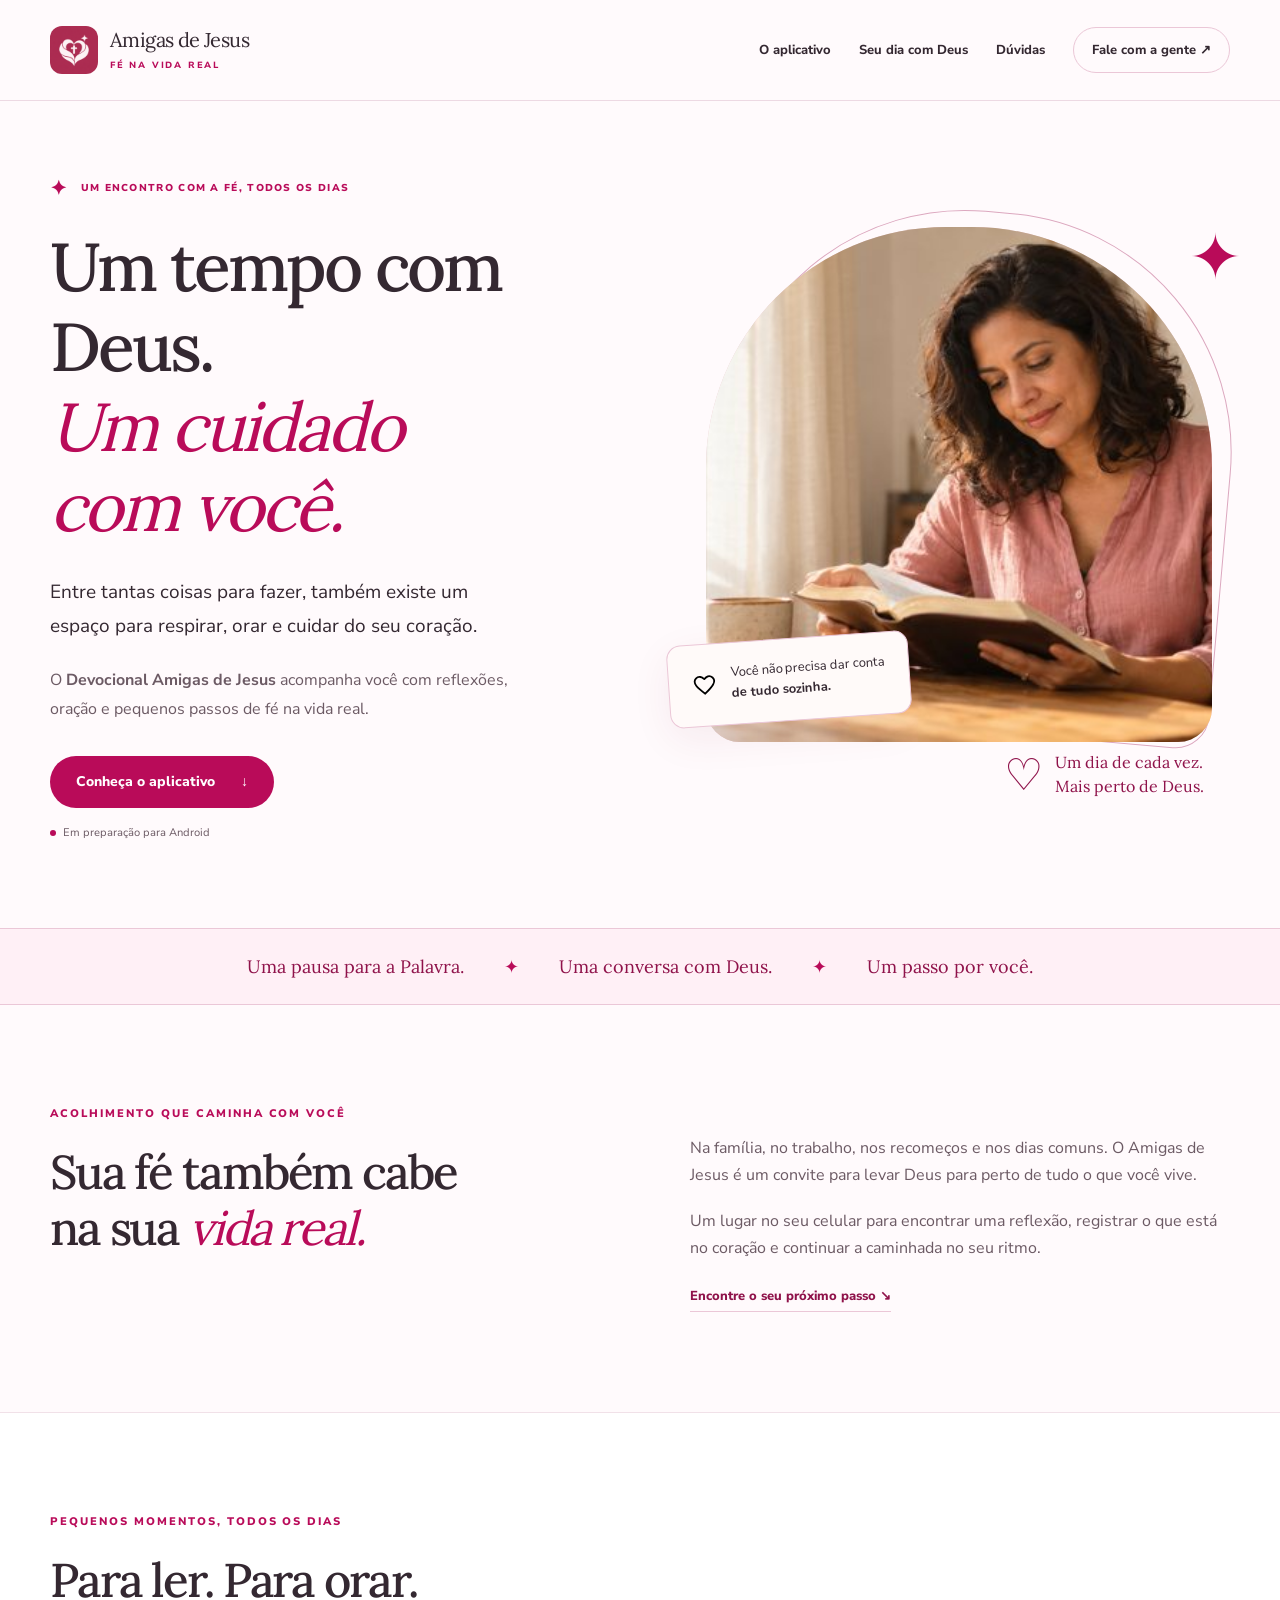
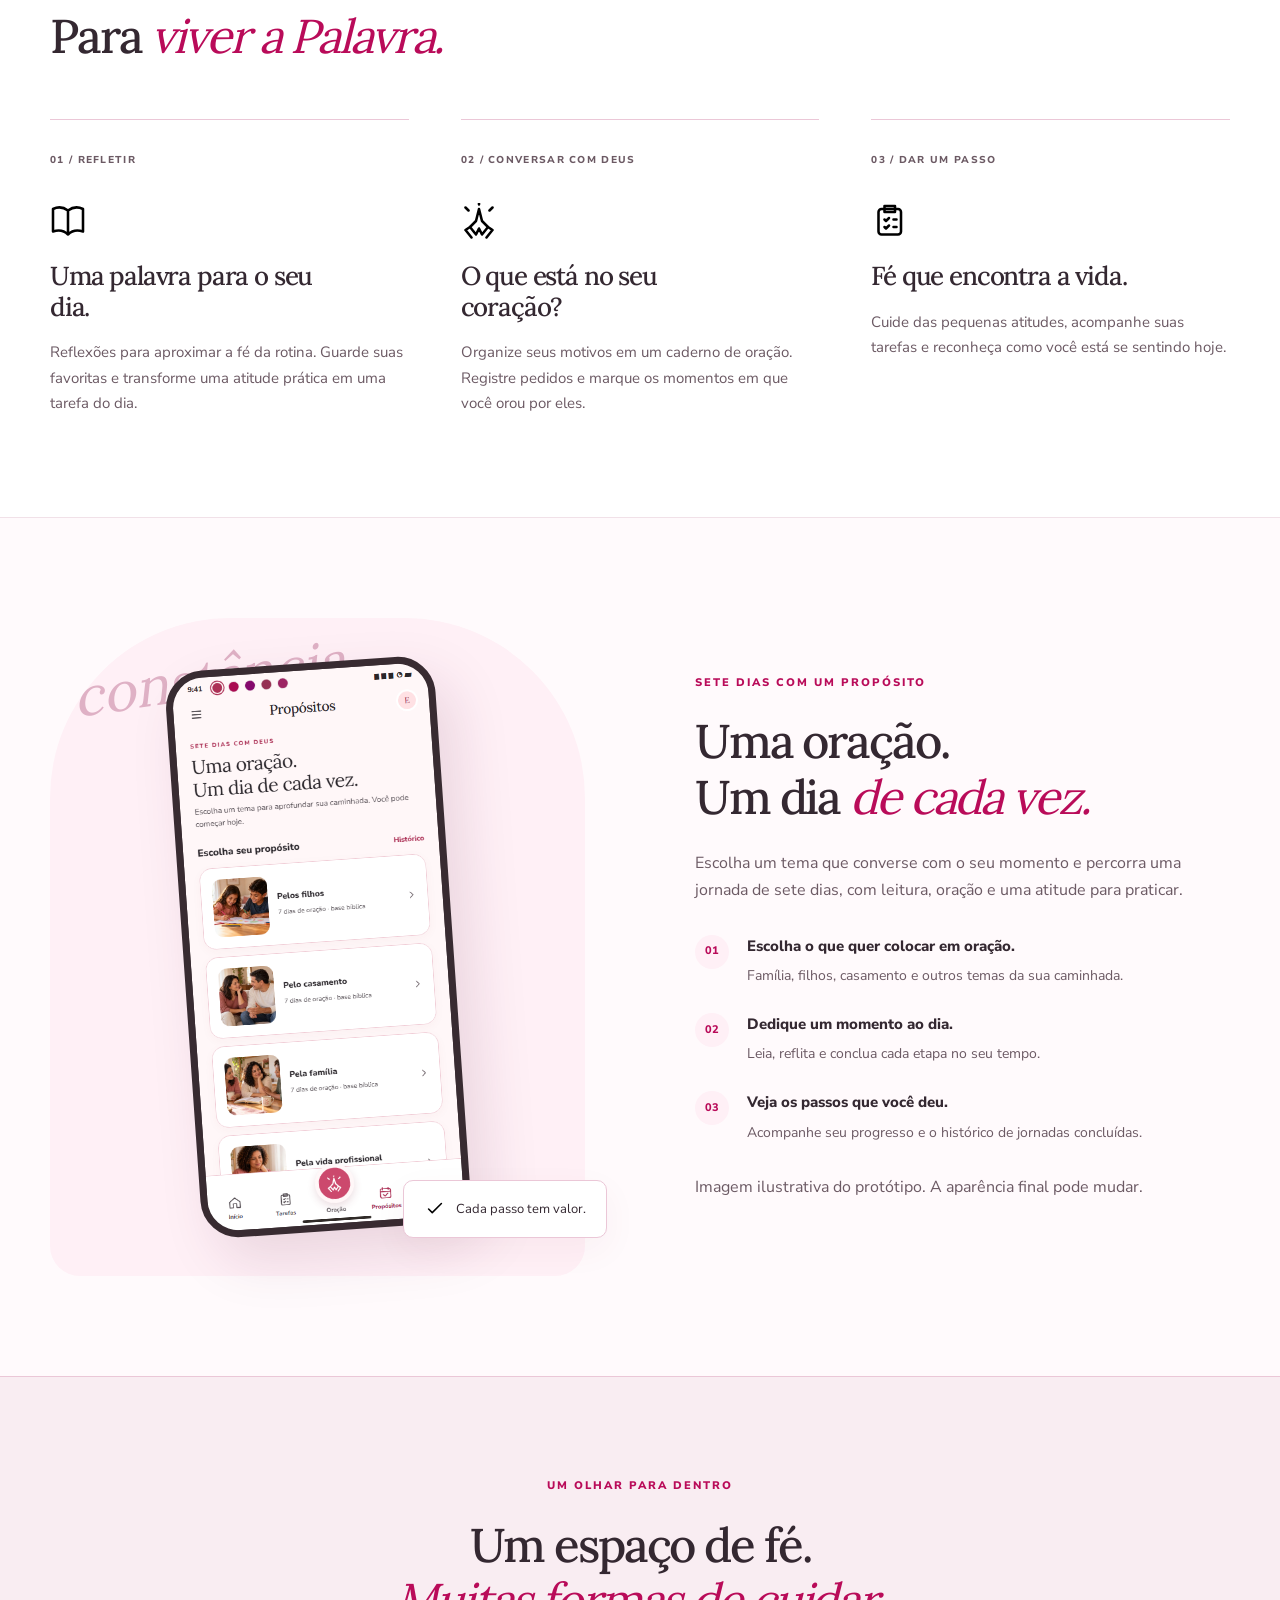
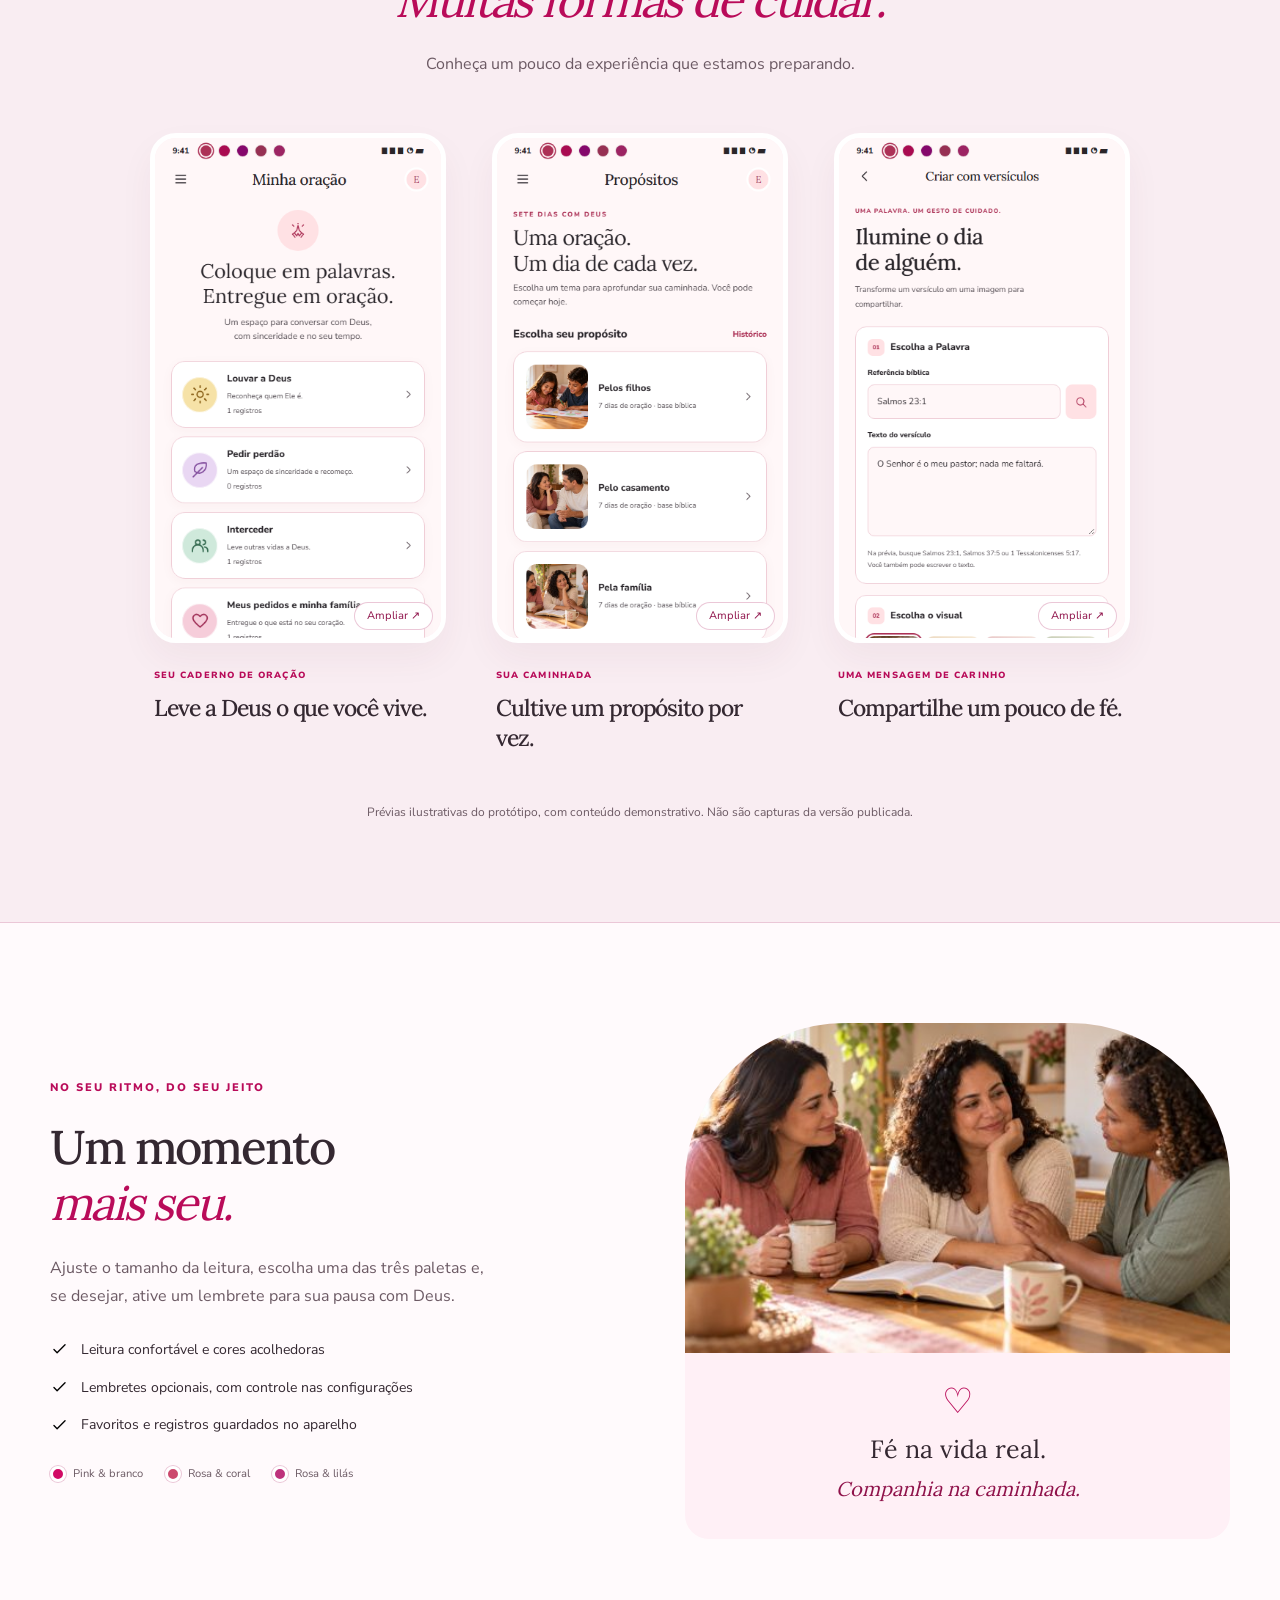
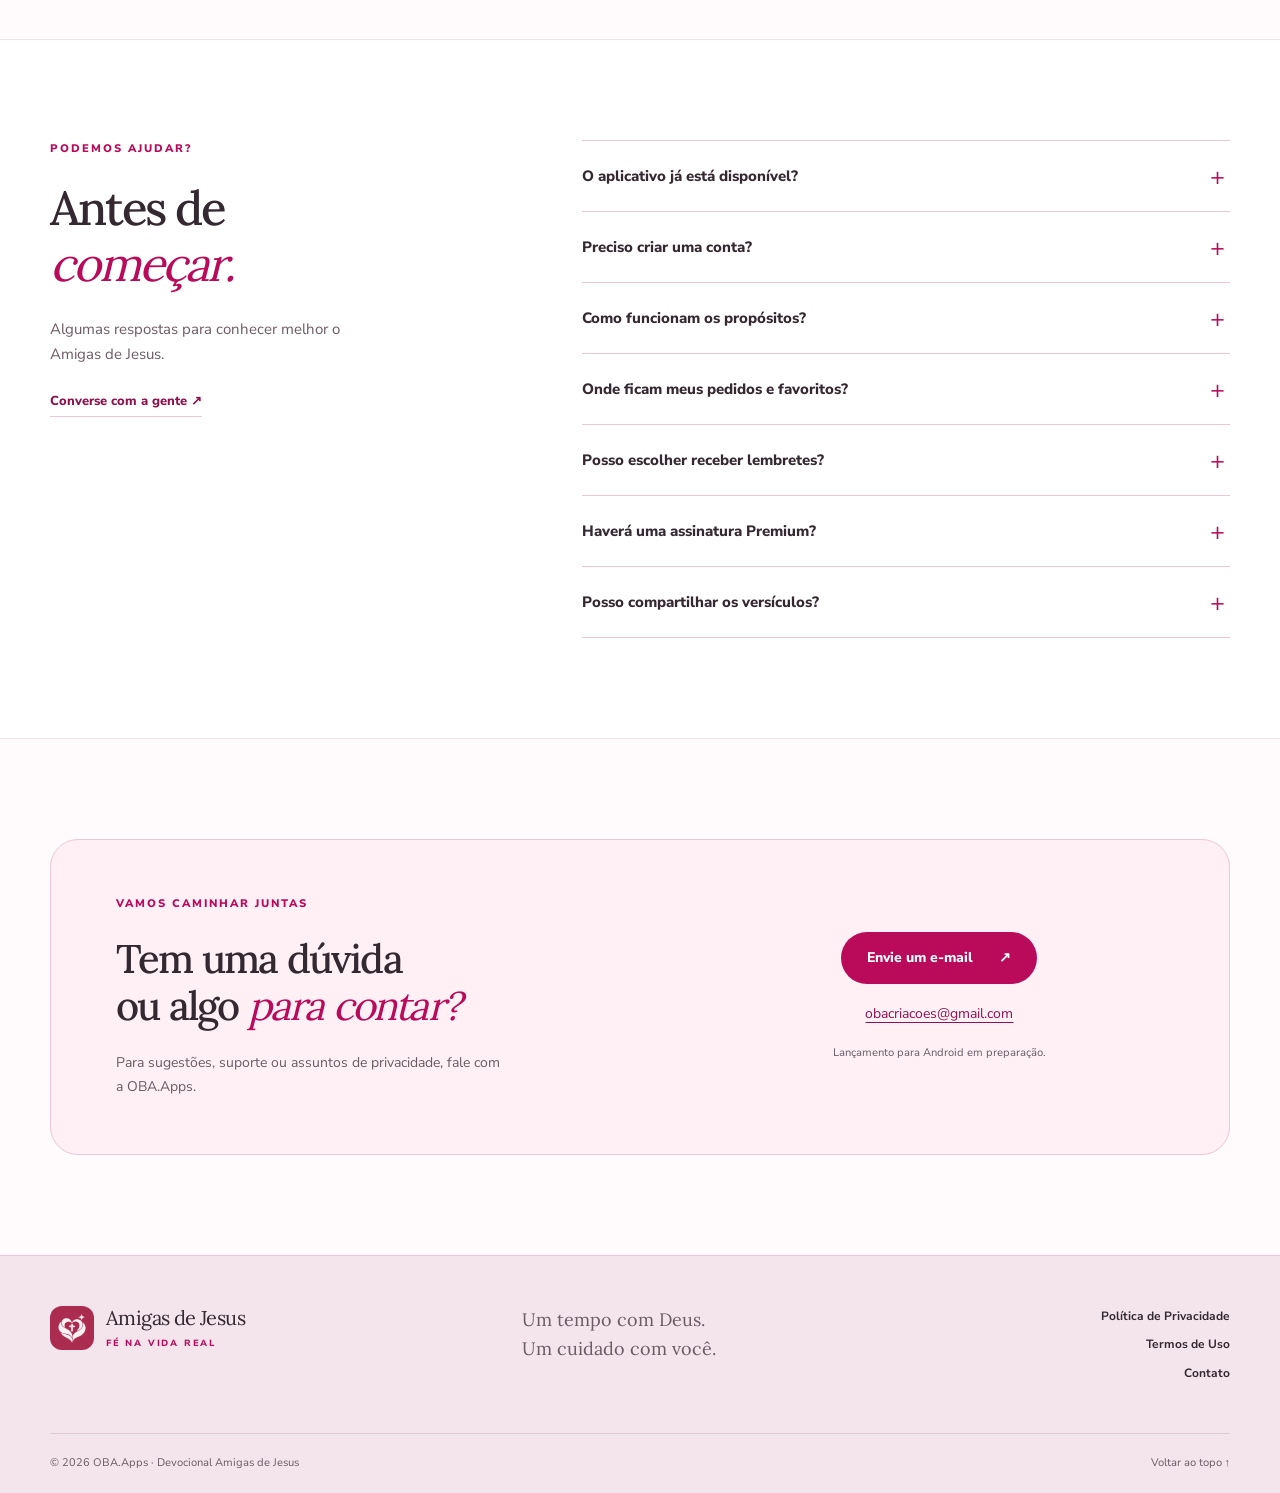
<file: index.html>
<!doctype html>
<html lang="pt-BR">
<head>
  <meta charset="utf-8">
  <meta name="viewport" content="width=device-width, initial-scale=1">
  <title>Amigas de Jesus — Fé na vida real</title>
  <meta name="description" content="Conheça o Devocional Amigas de Jesus: reflexões, caderno de oração, propósitos e pequenos passos para viver sua fé no dia a dia.">
  <meta name="theme-color" content="#fff3f8">
  <meta property="og:type" content="website">
  <meta property="og:locale" content="pt_BR">
  <meta property="og:title" content="Amigas de Jesus — Fé na vida real">
  <meta property="og:description" content="Um tempo com Deus. Um cuidado com você. Conheça o seu novo companheiro de caminhada.">
  <link rel="icon" type="image/png" href="images/app-icon.png">
  <link rel="stylesheet" href="styles.css">
  <script src="script.js" defer></script>
</head>
<body id="topo">
  <a class="skip-link" href="#conteudo">Ir para o conteúdo</a>
  <header class="site-header">
    <div class="container nav-wrap">
      <a class="brand" href="index.html" aria-label="Amigas de Jesus — início"><img src="images/app-icon.png" alt="" width="48" height="48"><span>Amigas de Jesus<small>FÉ NA VIDA REAL</small></span></a>
      <button class="menu-toggle" type="button" aria-expanded="false" aria-controls="navegacao" hidden>Menu <span aria-hidden="true">☰</span></button>
      <nav id="navegacao" class="main-nav" aria-label="Navegação principal"><a href="#o-app">O aplicativo</a><a href="#recursos">Seu dia com Deus</a><a href="#duvidas">Dúvidas</a><a class="nav-contact" href="#contato">Fale com a gente <span aria-hidden="true">↗</span></a></nav>
    </div>
  </header>

  <main id="conteudo">
    <section class="hero container" aria-labelledby="titulo">
      <div class="hero-copy">
        <span class="eyebrow"><span class="tiny-star" aria-hidden="true">✦</span> UM ENCONTRO COM A FÉ, TODOS OS DIAS</span>
        <h1 id="titulo">Um tempo com Deus.<br><em>Um cuidado<br>com você.</em></h1>
        <p class="hero-description">Entre tantas coisas para fazer, também existe um espaço para respirar, orar e cuidar do seu coração.</p>
        <p>O <strong>Devocional Amigas de Jesus</strong> acompanha você com reflexões, oração e pequenos passos de fé na vida real.</p>
        <div class="hero-actions"><a class="button primary" href="#o-app">Conheça o aplicativo <span aria-hidden="true">↓</span></a><span class="release-note"><span class="status-dot" aria-hidden="true"></span> Em preparação para Android</span></div>
      </div>
      <div class="hero-visual">
        <div class="photo-arch"><img src="images/leitura.jpg" alt="Mulher dedicando um momento tranquilo à leitura, junto à janela" width="1536" height="1024" fetchpriority="high"></div>
        <span class="hero-spark" aria-hidden="true">✦</span>
        <div class="floating-note"><img src="icons/heart.svg" alt="" width="25" height="25"><span>Você não precisa dar conta<br><strong>de tudo sozinha.</strong></span></div>
        <div class="photo-caption"><span aria-hidden="true">♡</span> Um dia de cada vez.<br>Mais perto de Deus.</div>
      </div>
    </section>

    <div class="mantra"><div class="container"><span>Uma pausa para a Palavra.</span><span aria-hidden="true">✦</span><span>Uma conversa com Deus.</span><span aria-hidden="true">✦</span><span>Um passo por você.</span></div></div>

    <section id="o-app" class="section container intro" aria-labelledby="intro-title">
      <div><span class="eyebrow">ACOLHIMENTO QUE CAMINHA COM VOCÊ</span><h2 id="intro-title">Sua fé também cabe<br>na sua <em>vida real.</em></h2></div>
      <div class="intro-text"><p>Na família, no trabalho, nos recomeços e nos dias comuns. O Amigas de Jesus é um convite para levar Deus para perto de tudo o que você vive.</p><p>Um lugar no seu celular para encontrar uma reflexão, registrar o que está no coração e continuar a caminhada no seu ritmo.</p><a class="text-link" href="#recursos">Encontre o seu próximo passo <span aria-hidden="true">↘</span></a></div>
    </section>

    <section id="recursos" class="section features-section" aria-labelledby="recursos-title">
      <div class="container">
        <div class="section-heading"><span class="eyebrow">PEQUENOS MOMENTOS, TODOS OS DIAS</span><h2 id="recursos-title">Para ler. Para orar.<br>Para <em>viver a Palavra.</em></h2></div>
        <div class="feature-grid">
          <article class="feature"><span class="feature-number">01 / REFLETIR</span><img src="icons/book.svg" alt="" width="36" height="36"><h3>Uma palavra para o seu dia.</h3><p>Reflexões para aproximar a fé da rotina. Guarde suas favoritas e transforme uma atitude prática em uma tarefa do dia.</p></article>
          <article class="feature"><span class="feature-number">02 / CONVERSAR COM DEUS</span><img src="icons/prayer.svg" alt="" width="36" height="36"><h3>O que está no seu coração?</h3><p>Organize seus motivos em um caderno de oração. Registre pedidos e marque os momentos em que você orou por eles.</p></article>
          <article class="feature"><span class="feature-number">03 / DAR UM PASSO</span><img src="icons/tasks.svg" alt="" width="36" height="36"><h3>Fé que encontra a vida.</h3><p>Cuide das pequenas atitudes, acompanhe suas tarefas e reconheça como você está se sentindo hoje.</p></article>
        </div>
      </div>
    </section>

    <section class="section container purpose-section" aria-labelledby="propositos-title">
      <div class="screen-stage"><div class="stage-word" aria-hidden="true">constância</div><figure class="phone"><img src="images/previa-propositos.png" alt="Prévia ilustrativa da tela de Propósitos com temas de oração pelos filhos, casamento e família" width="390" height="844" loading="lazy"></figure><span class="stage-note"><img src="icons/check.svg" alt="" width="22" height="22"> Cada passo tem valor.</span></div>
      <div class="purpose-copy"><span class="eyebrow">SETE DIAS COM UM PROPÓSITO</span><h2 id="propositos-title">Uma oração.<br>Um dia <em>de cada vez.</em></h2><p>Escolha um tema que converse com o seu momento e percorra uma jornada de sete dias, com leitura, oração e uma atitude para praticar.</p>
        <ol class="steps"><li><span>01</span><div><h3>Escolha o que quer colocar em oração.</h3><p>Família, filhos, casamento e outros temas da sua caminhada.</p></div></li><li><span>02</span><div><h3>Dedique um momento ao dia.</h3><p>Leia, reflita e conclua cada etapa no seu tempo.</p></div></li><li><span>03</span><div><h3>Veja os passos que você deu.</h3><p>Acompanhe seu progresso e o histórico de jornadas concluídas.</p></div></li></ol>
        <p class="caption">Imagem ilustrativa do protótipo. A aparência final pode mudar.</p>
      </div>
    </section>

    <section class="section gallery-section" aria-labelledby="telas-title"><div class="container">
      <div class="section-heading centered"><span class="eyebrow">UM OLHAR PARA DENTRO</span><h2 id="telas-title">Um espaço de fé.<br><em>Muitas formas de cuidar.</em></h2><p>Conheça um pouco da experiência que estamos preparando.</p></div>
      <div class="gallery">
        <figure><a href="images/previa-oracao.png" target="_blank" rel="noopener" aria-label="Abrir prévia ilustrativa do caderno de oração em nova aba"><span class="gallery-screen"><img src="images/previa-oracao.png" alt="Prévia do caderno de oração, com categorias e registro de motivos" width="390" height="844" loading="lazy"></span><span class="enlarge" aria-hidden="true">Ampliar ↗</span></a><figcaption><span class="eyebrow">SEU CADERNO DE ORAÇÃO</span><h3>Leve a Deus o que você vive.</h3></figcaption></figure>
        <figure><a href="images/previa-propositos.png" target="_blank" rel="noopener" aria-label="Abrir prévia ilustrativa dos propósitos em nova aba"><span class="gallery-screen"><img src="images/previa-propositos.png" alt="Prévia dos temas de propósitos de sete dias" width="390" height="844" loading="lazy"></span><span class="enlarge" aria-hidden="true">Ampliar ↗</span></a><figcaption><span class="eyebrow">SUA CAMINHADA</span><h3>Cultive um propósito por vez.</h3></figcaption></figure>
        <figure><a href="images/previa-versiculos.png" target="_blank" rel="noopener" aria-label="Abrir prévia ilustrativa das artes de versículos em nova aba"><span class="gallery-screen"><img src="images/previa-versiculos.png" alt="Prévia da criação de uma arte de versículo para salvar e compartilhar" width="390" height="844" loading="lazy"></span><span class="enlarge" aria-hidden="true">Ampliar ↗</span></a><figcaption><span class="eyebrow">UMA MENSAGEM DE CARINHO</span><h3>Compartilhe um pouco de fé.</h3></figcaption></figure>
      </div>
      <p class="caption centered">Prévias ilustrativas do protótipo, com conteúdo demonstrativo. Não são capturas da versão publicada.</p>
    </div></section>

    <section class="section container your-way" aria-labelledby="seu-jeito-title"><div><span class="eyebrow">NO SEU RITMO, DO SEU JEITO</span><h2 id="seu-jeito-title">Um momento<br><em>mais seu.</em></h2><p>Ajuste o tamanho da leitura, escolha uma das três paletas e, se desejar, ative um lembrete para sua pausa com Deus.</p><ul class="quiet-list"><li><img src="icons/check.svg" alt="" width="19" height="19"> Leitura confortável e cores acolhedoras</li><li><img src="icons/check.svg" alt="" width="19" height="19"> Lembretes opcionais, com controle nas configurações</li><li><img src="icons/check.svg" alt="" width="19" height="19"> Favoritos e registros guardados no aparelho</li></ul><div class="palette-labels" aria-label="Paletas do aplicativo"><span><i class="swatch pink"></i>Pink &amp; branco</span><span><i class="swatch coral"></i>Rosa &amp; coral</span><span><i class="swatch lilac"></i>Rosa &amp; lilás</span></div></div><div class="friend-photo"><img src="images/amigas.jpg" alt="Mulheres reunidas em um momento de conversa e leitura" width="1536" height="1024" loading="lazy"><div><span aria-hidden="true">♡</span><p>Fé na vida real.<br><em>Companhia na caminhada.</em></p></div></div></section>

    <section id="duvidas" class="section faq-section"><div class="container faq-layout"><div><span class="eyebrow">PODEMOS AJUDAR?</span><h2>Antes de<br><em>começar.</em></h2><p>Algumas respostas para conhecer melhor o Amigas de Jesus.</p><a class="text-link" href="mailto:obacriacoes@gmail.com">Converse com a gente ↗</a></div><div class="faq-list">
      <details><summary>O aplicativo já está disponível?</summary><p>O Devocional Amigas de Jesus está em preparação para Android. Quando o lançamento acontecer, esta página será atualizada com o link oficial da Google Play.</p></details>
      <details><summary>Preciso criar uma conta?</summary><p>Na versão atual em desenvolvimento, não há cadastro nem login. Você usa os recursos no próprio aparelho.</p></details>
      <details><summary>Como funcionam os propósitos?</summary><p>Você escolhe um tema e acompanha uma jornada de sete dias. Depois de concluir uma etapa, a próxima fica disponível no dia seguinte. Se precisar fazer uma pausa, seu progresso permanece guardado.</p></details>
      <details><summary>Onde ficam meus pedidos e favoritos?</summary><p>Seus registros ficam no aparelho, sem um servidor de contas da OBA.Apps. O backup do Android depende das configurações do dispositivo. Você encontra mais informações na <a href="privacy-policy.html">Política de Privacidade</a>.</p></details>
      <details><summary>Posso escolher receber lembretes?</summary><p>Sim. Os lembretes são opcionais e podem ser ativados ou desativados nas configurações. O app agenda no máximo um lembrete por dia, de acordo com o período escolhido e a permissão do Android.</p></details>
      <details><summary>Haverá uma assinatura Premium?</summary><p>Sim, uma assinatura Premium está prevista. Planos, preços e benefícios ainda serão definidos. Não há assinatura ou compra disponível na versão atual em desenvolvimento.</p></details>
      <details><summary>Posso compartilhar os versículos?</summary><p>O app permite preparar artes de versículos, guardar uma imagem e escolher onde salvar ou com quem compartilhar pelo menu do Android.</p></details>
    </div></div></section>

    <section id="contato" class="section container"><div class="contact-panel"><div><span class="eyebrow">VAMOS CAMINHAR JUNTAS</span><h2>Tem uma dúvida<br>ou algo <em>para contar?</em></h2><p>Para sugestões, suporte ou assuntos de privacidade, fale com a OBA.Apps.</p></div><div class="contact-action"><a class="button primary" href="mailto:obacriacoes@gmail.com">Envie um e-mail <span aria-hidden="true">↗</span></a><a class="email-link" href="mailto:obacriacoes@gmail.com">obacriacoes@gmail.com</a><span class="release-note">Lançamento para Android em preparação.</span></div></div></section>
  </main>

  <footer class="site-footer"><div class="container footer-top"><a class="brand" href="index.html"><img src="images/app-icon.png" alt="" width="44" height="44"><span>Amigas de Jesus<small>FÉ NA VIDA REAL</small></span></a><p>Um tempo com Deus.<br>Um cuidado com você.</p><nav aria-label="Informações"><a href="privacy-policy.html">Política de Privacidade</a><a href="terms.html">Termos de Uso</a><a href="mailto:obacriacoes@gmail.com">Contato</a></nav></div><div class="container footer-bottom"><small>© <span data-year>2026</span> OBA.Apps · Devocional Amigas de Jesus</small><a href="#topo">Voltar ao topo ↑</a></div></footer>
</body>
</html>
</file>
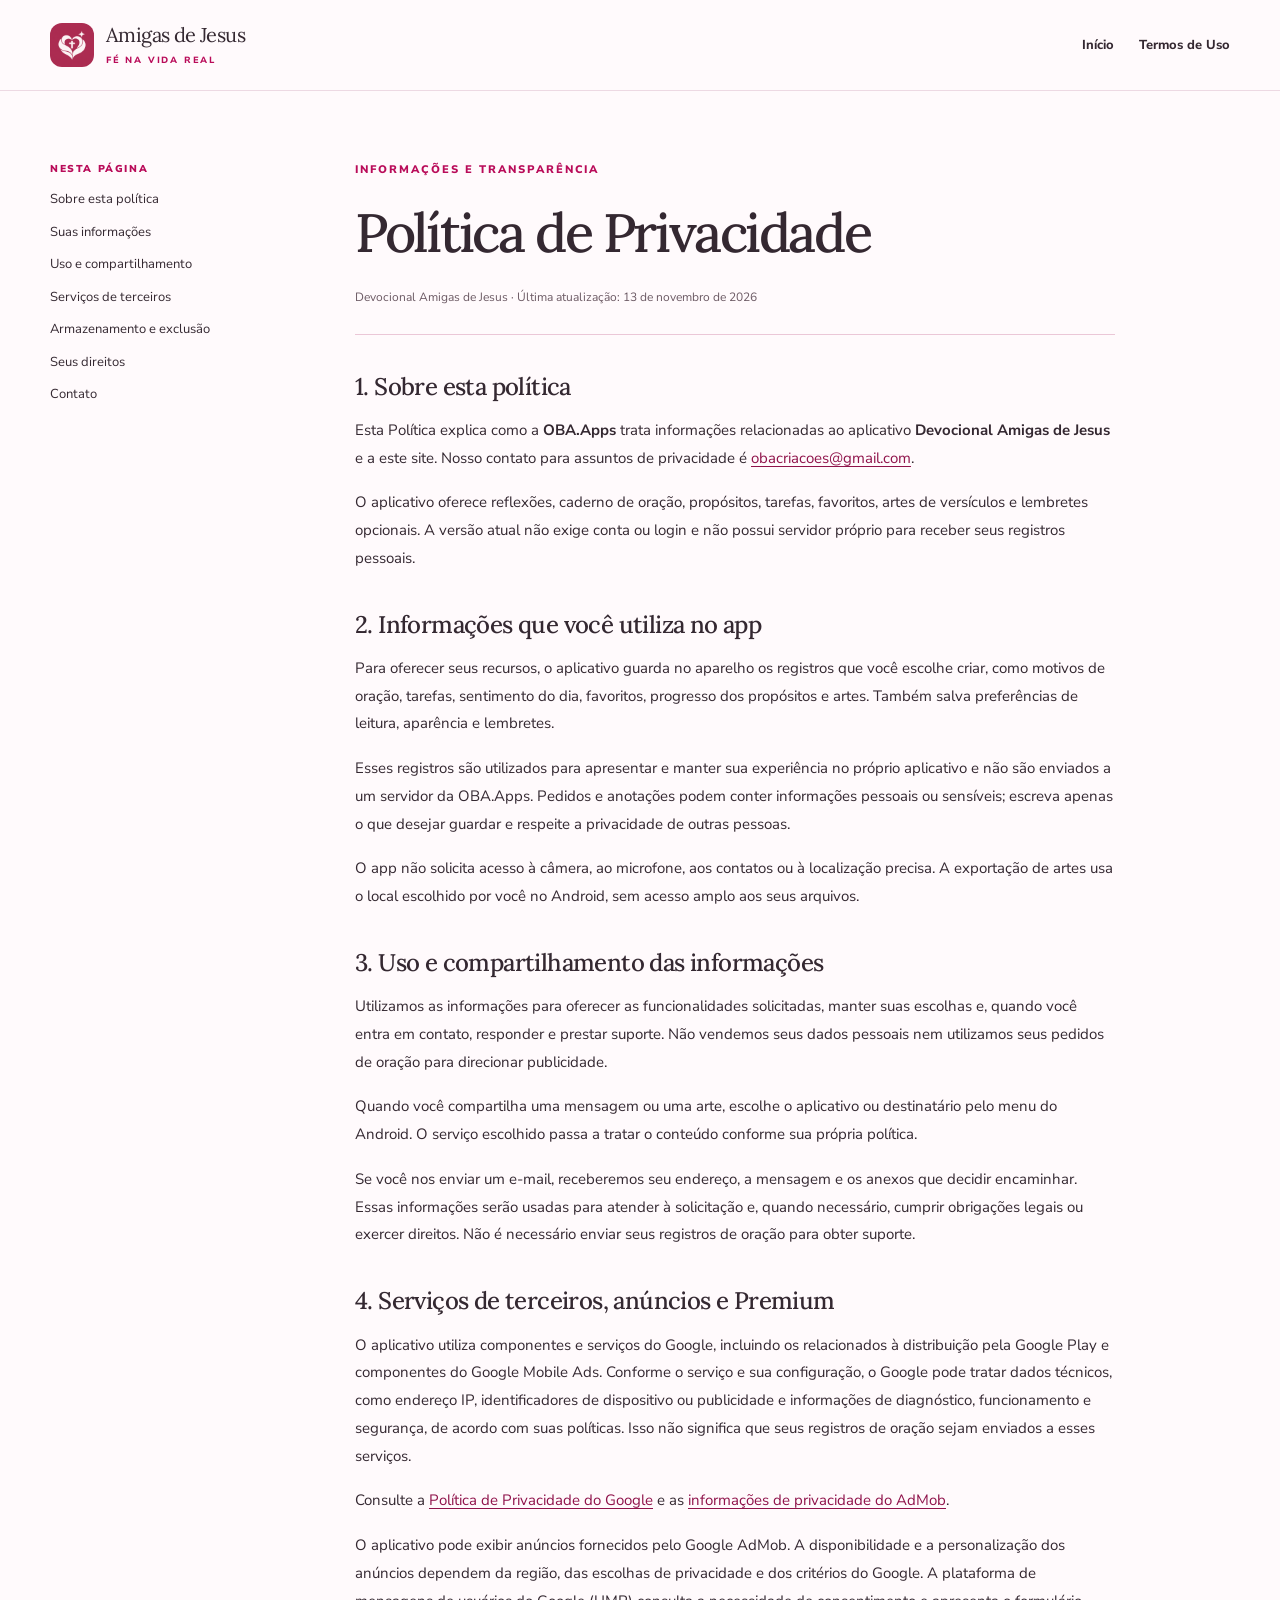
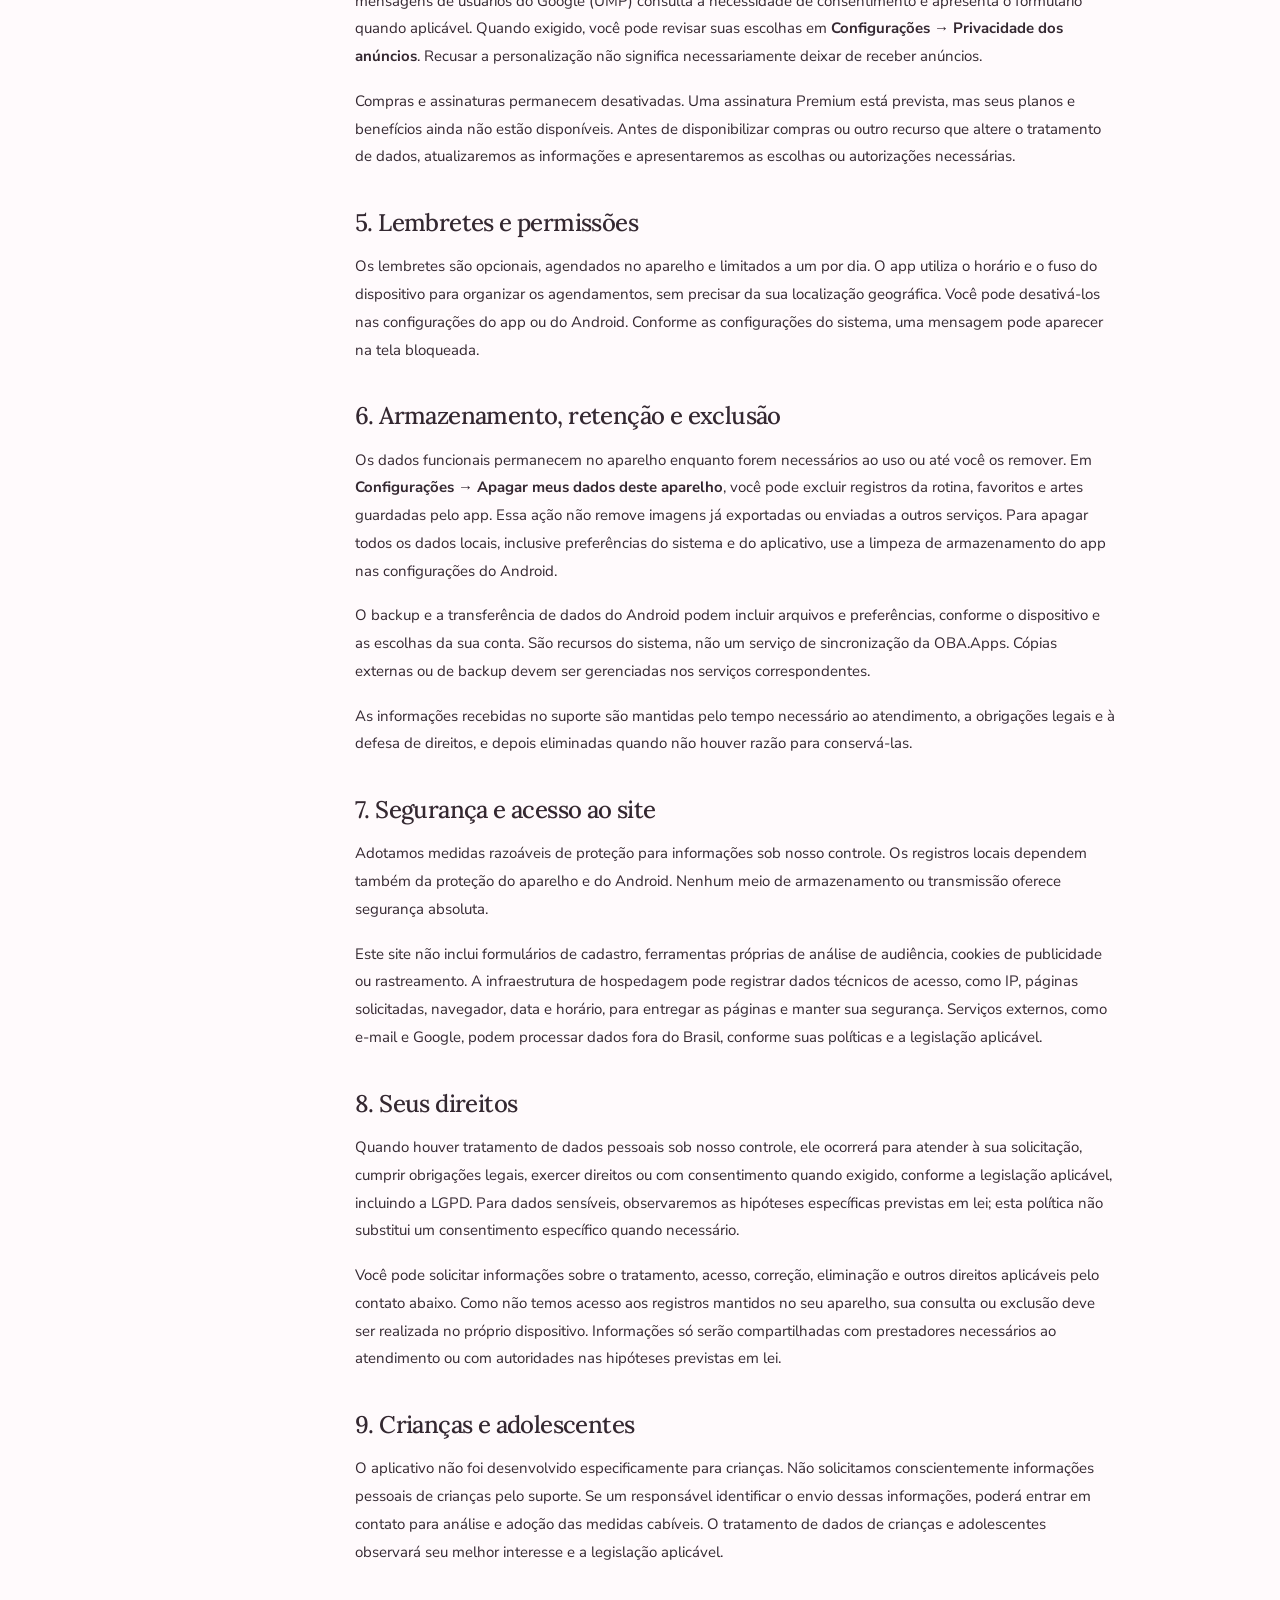
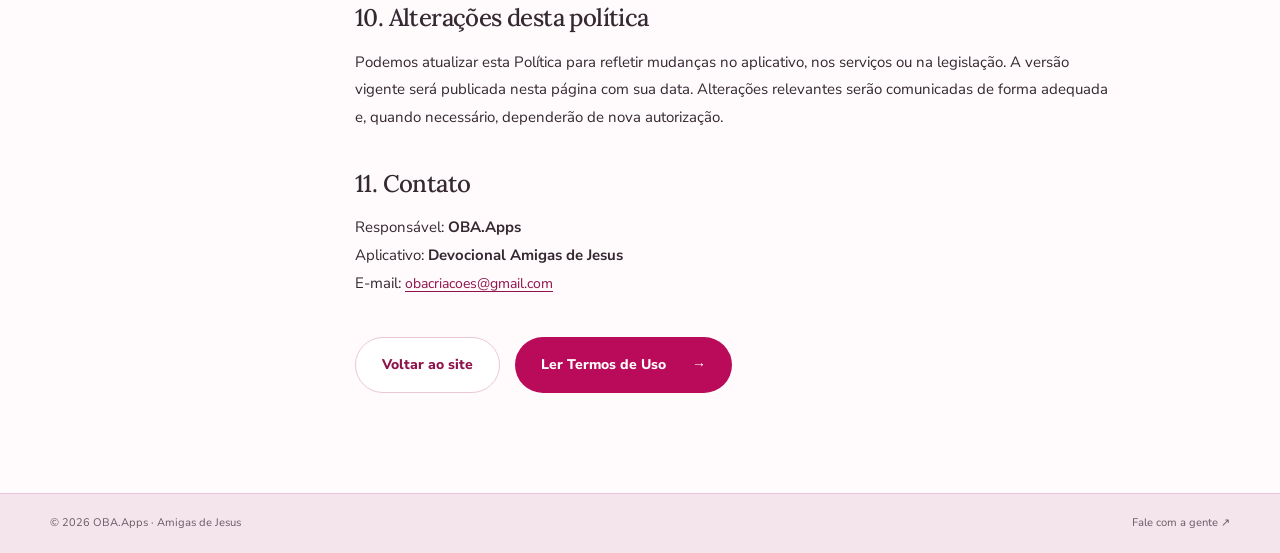
<file: privacy-policy.html>
<!doctype html>
<html lang="pt-BR">
<head>
  <meta charset="utf-8">
  <meta name="viewport" content="width=device-width, initial-scale=1">
  <title>Política de Privacidade | Amigas de Jesus</title>
  <meta name="description" content="Política de Privacidade do Devocional Amigas de Jesus, da OBA.Apps. Saiba como seus registros, preferências e informações são tratados.">
  <meta name="theme-color" content="#fff3f8">
  <link rel="icon" type="image/png" href="images/app-icon.png">
  <link rel="stylesheet" href="styles.css">
  <script src="script.js" defer></script>
</head>
<body>
  <a class="skip-link" href="#documento">Ir para a política</a>
  <header class="site-header legal-header"><div class="container nav-wrap"><a class="brand" href="index.html"><img src="images/app-icon.png" alt="" width="44" height="44"><span>Amigas de Jesus<small>FÉ NA VIDA REAL</small></span></a><nav class="legal-nav" aria-label="Navegação"><a href="index.html">Início</a><a href="terms.html">Termos de Uso</a></nav></div></header>
  <main class="container legal-layout">
    <aside class="legal-toc" aria-label="Nesta página"><p>NESTA PÁGINA</p><nav><a href="#sobre">Sobre esta política</a><a href="#informacoes">Suas informações</a><a href="#uso">Uso e compartilhamento</a><a href="#servicos">Serviços de terceiros</a><a href="#controle">Armazenamento e exclusão</a><a href="#direitos">Seus direitos</a><a href="#contato">Contato</a></nav></aside>
    <article id="documento" class="legal-document">
      <span class="eyebrow">INFORMAÇÕES E TRANSPARÊNCIA</span>
      <h1>Política de Privacidade</h1>
      <p class="updated">Devocional Amigas de Jesus · Última atualização: <time datetime="2026-11-13">13 de novembro de 2026</time></p>

      <h2 id="sobre">1. Sobre esta política</h2>
      <p>Esta Política explica como a <strong>OBA.Apps</strong> trata informações relacionadas ao aplicativo <strong>Devocional Amigas de Jesus</strong> e a este site. Nosso contato para assuntos de privacidade é <a href="mailto:obacriacoes@gmail.com">obacriacoes@gmail.com</a>.</p>
      <p>O aplicativo oferece reflexões, caderno de oração, propósitos, tarefas, favoritos, artes de versículos e lembretes opcionais. A versão atual não exige conta ou login e não possui servidor próprio para receber seus registros pessoais.</p>

      <h2 id="informacoes">2. Informações que você utiliza no app</h2>
      <p>Para oferecer seus recursos, o aplicativo guarda no aparelho os registros que você escolhe criar, como motivos de oração, tarefas, sentimento do dia, favoritos, progresso dos propósitos e artes. Também salva preferências de leitura, aparência e lembretes.</p>
      <p>Esses registros são utilizados para apresentar e manter sua experiência no próprio aplicativo e não são enviados a um servidor da OBA.Apps. Pedidos e anotações podem conter informações pessoais ou sensíveis; escreva apenas o que desejar guardar e respeite a privacidade de outras pessoas.</p>
      <p>O app não solicita acesso à câmera, ao microfone, aos contatos ou à localização precisa. A exportação de artes usa o local escolhido por você no Android, sem acesso amplo aos seus arquivos.</p>

      <h2 id="uso">3. Uso e compartilhamento das informações</h2>
      <p>Utilizamos as informações para oferecer as funcionalidades solicitadas, manter suas escolhas e, quando você entra em contato, responder e prestar suporte. Não vendemos seus dados pessoais nem utilizamos seus pedidos de oração para direcionar publicidade.</p>
      <p>Quando você compartilha uma mensagem ou uma arte, escolhe o aplicativo ou destinatário pelo menu do Android. O serviço escolhido passa a tratar o conteúdo conforme sua própria política.</p>
      <p>Se você nos enviar um e-mail, receberemos seu endereço, a mensagem e os anexos que decidir encaminhar. Essas informações serão usadas para atender à solicitação e, quando necessário, cumprir obrigações legais ou exercer direitos. Não é necessário enviar seus registros de oração para obter suporte.</p>

      <h2 id="servicos">4. Serviços de terceiros, anúncios e Premium</h2>
      <p>O aplicativo utiliza componentes e serviços do Google, incluindo os relacionados à distribuição pela Google Play e componentes do Google Mobile Ads. Conforme o serviço e sua configuração, o Google pode tratar dados técnicos, como endereço IP, identificadores de dispositivo ou publicidade e informações de diagnóstico, funcionamento e segurança, de acordo com suas políticas. Isso não significa que seus registros de oração sejam enviados a esses serviços.</p>
      <p>Consulte a <a href="https://policies.google.com/privacy?hl=pt-BR" target="_blank" rel="noopener noreferrer">Política de Privacidade do Google</a> e as <a href="https://support.google.com/admob/answer/6128543?hl=pt-BR" target="_blank" rel="noopener noreferrer">informações de privacidade do AdMob</a>.</p>
      <p>O aplicativo pode exibir anúncios fornecidos pelo Google AdMob. A disponibilidade e a personalização dos anúncios dependem da região, das escolhas de privacidade e dos critérios do Google. A plataforma de mensagens de usuários do Google (UMP) consulta a necessidade de consentimento e apresenta o formulário quando aplicável. Quando exigido, você pode revisar suas escolhas em <strong>Configurações → Privacidade dos anúncios</strong>. Recusar a personalização não significa necessariamente deixar de receber anúncios.</p>
      <p>Compras e assinaturas permanecem desativadas. Uma assinatura Premium está prevista, mas seus planos e benefícios ainda não estão disponíveis. Antes de disponibilizar compras ou outro recurso que altere o tratamento de dados, atualizaremos as informações e apresentaremos as escolhas ou autorizações necessárias.</p>

      <h2>5. Lembretes e permissões</h2>
      <p>Os lembretes são opcionais, agendados no aparelho e limitados a um por dia. O app utiliza o horário e o fuso do dispositivo para organizar os agendamentos, sem precisar da sua localização geográfica. Você pode desativá-los nas configurações do app ou do Android. Conforme as configurações do sistema, uma mensagem pode aparecer na tela bloqueada.</p>

      <h2 id="controle">6. Armazenamento, retenção e exclusão</h2>
      <p>Os dados funcionais permanecem no aparelho enquanto forem necessários ao uso ou até você os remover. Em <strong>Configurações → Apagar meus dados deste aparelho</strong>, você pode excluir registros da rotina, favoritos e artes guardadas pelo app. Essa ação não remove imagens já exportadas ou enviadas a outros serviços. Para apagar todos os dados locais, inclusive preferências do sistema e do aplicativo, use a limpeza de armazenamento do app nas configurações do Android.</p>
      <p>O backup e a transferência de dados do Android podem incluir arquivos e preferências, conforme o dispositivo e as escolhas da sua conta. São recursos do sistema, não um serviço de sincronização da OBA.Apps. Cópias externas ou de backup devem ser gerenciadas nos serviços correspondentes.</p>
      <p>As informações recebidas no suporte são mantidas pelo tempo necessário ao atendimento, a obrigações legais e à defesa de direitos, e depois eliminadas quando não houver razão para conservá-las.</p>

      <h2>7. Segurança e acesso ao site</h2>
      <p>Adotamos medidas razoáveis de proteção para informações sob nosso controle. Os registros locais dependem também da proteção do aparelho e do Android. Nenhum meio de armazenamento ou transmissão oferece segurança absoluta.</p>
      <p>Este site não inclui formulários de cadastro, ferramentas próprias de análise de audiência, cookies de publicidade ou rastreamento. A infraestrutura de hospedagem pode registrar dados técnicos de acesso, como IP, páginas solicitadas, navegador, data e horário, para entregar as páginas e manter sua segurança. Serviços externos, como e-mail e Google, podem processar dados fora do Brasil, conforme suas políticas e a legislação aplicável.</p>

      <h2 id="direitos">8. Seus direitos</h2>
      <p>Quando houver tratamento de dados pessoais sob nosso controle, ele ocorrerá para atender à sua solicitação, cumprir obrigações legais, exercer direitos ou com consentimento quando exigido, conforme a legislação aplicável, incluindo a LGPD. Para dados sensíveis, observaremos as hipóteses específicas previstas em lei; esta política não substitui um consentimento específico quando necessário.</p>
      <p>Você pode solicitar informações sobre o tratamento, acesso, correção, eliminação e outros direitos aplicáveis pelo contato abaixo. Como não temos acesso aos registros mantidos no seu aparelho, sua consulta ou exclusão deve ser realizada no próprio dispositivo. Informações só serão compartilhadas com prestadores necessários ao atendimento ou com autoridades nas hipóteses previstas em lei.</p>

      <h2>9. Crianças e adolescentes</h2>
      <p>O aplicativo não foi desenvolvido especificamente para crianças. Não solicitamos conscientemente informações pessoais de crianças pelo suporte. Se um responsável identificar o envio dessas informações, poderá entrar em contato para análise e adoção das medidas cabíveis. O tratamento de dados de crianças e adolescentes observará seu melhor interesse e a legislação aplicável.</p>

      <h2>10. Alterações desta política</h2>
      <p>Podemos atualizar esta Política para refletir mudanças no aplicativo, nos serviços ou na legislação. A versão vigente será publicada nesta página com sua data. Alterações relevantes serão comunicadas de forma adequada e, quando necessário, dependerão de nova autorização.</p>

      <h2 id="contato">11. Contato</h2>
      <p>Responsável: <strong>OBA.Apps</strong><br>Aplicativo: <strong>Devocional Amigas de Jesus</strong><br>E-mail: <a class="email-link" href="mailto:obacriacoes@gmail.com">obacriacoes@gmail.com</a></p>
      <div class="legal-actions"><a class="button secondary" href="index.html">Voltar ao site</a><a class="button primary" href="terms.html">Ler Termos de Uso <span aria-hidden="true">→</span></a></div>
    </article>
  </main>
  <footer class="site-footer legal-footer"><div class="container footer-bottom"><small>© <span data-year>2026</span> OBA.Apps · Amigas de Jesus</small><a href="mailto:obacriacoes@gmail.com">Fale com a gente ↗</a></div></footer>
</body>
</html>
</file>
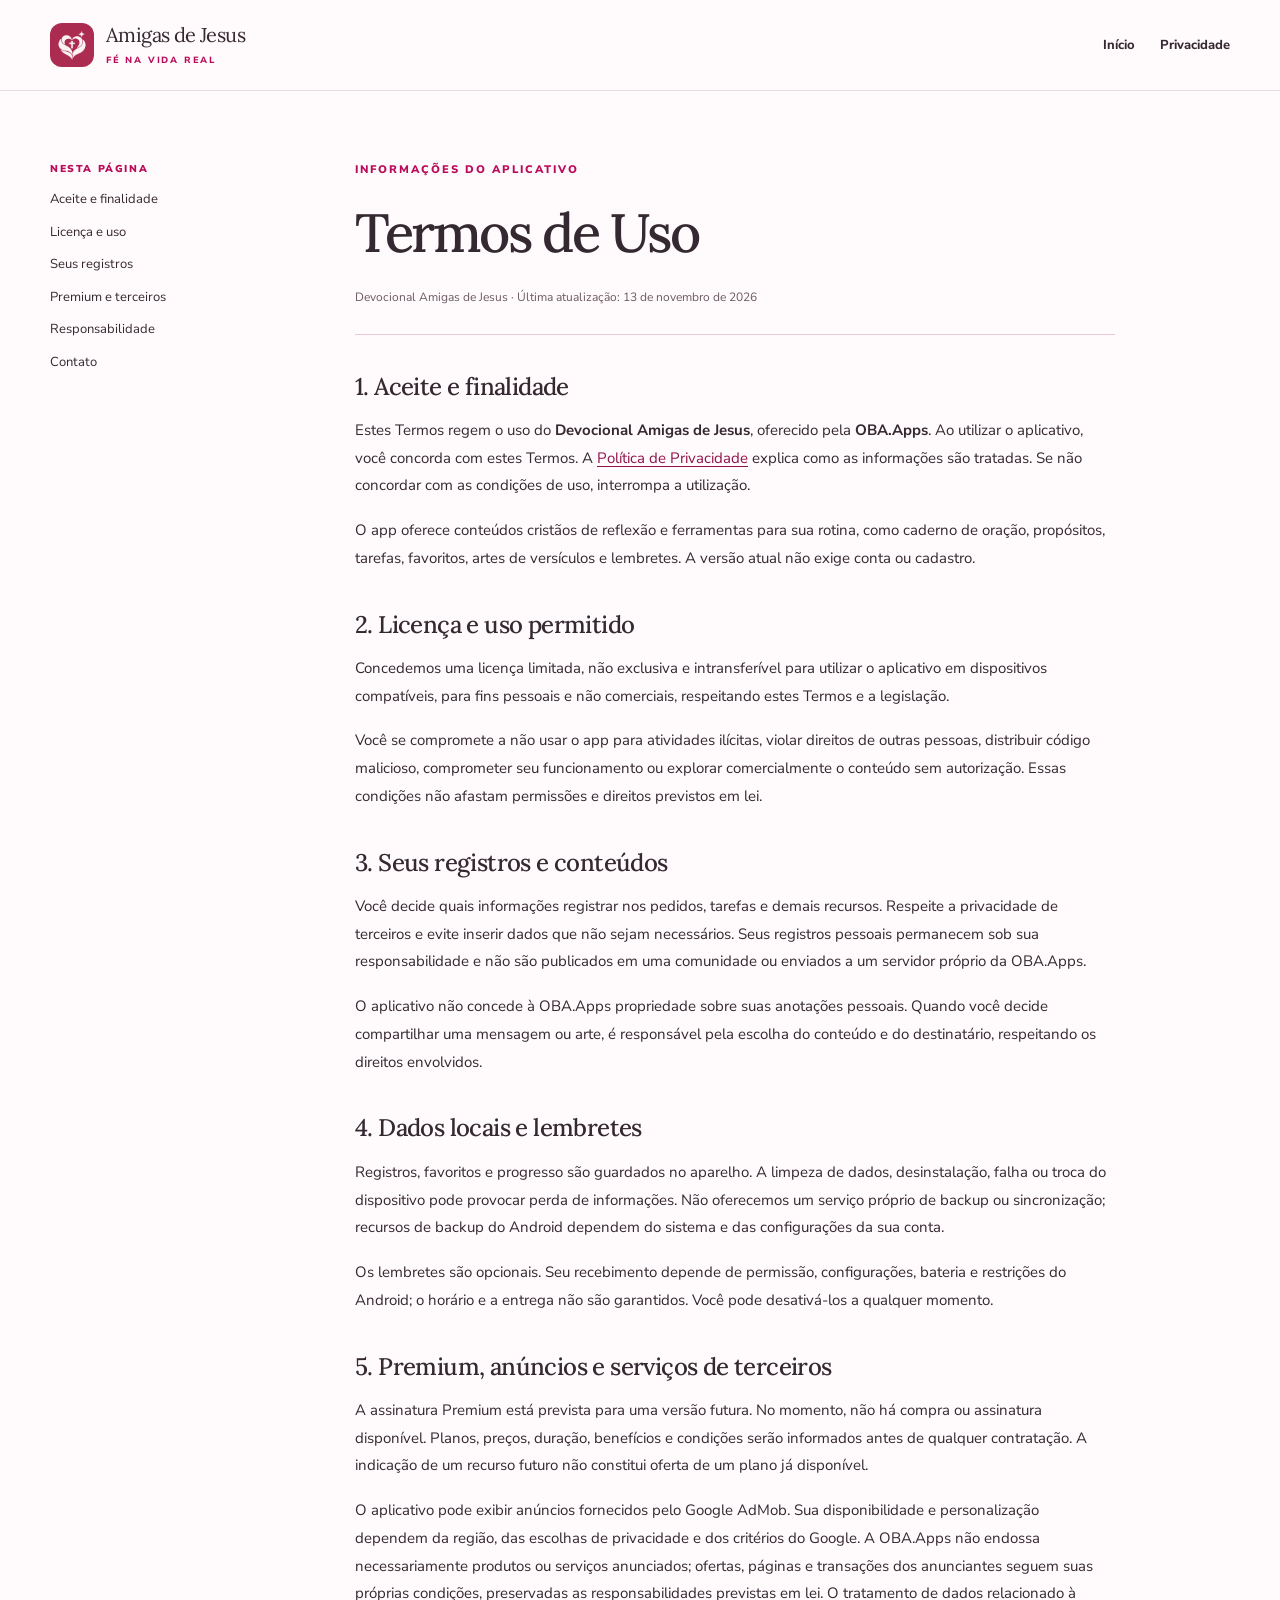
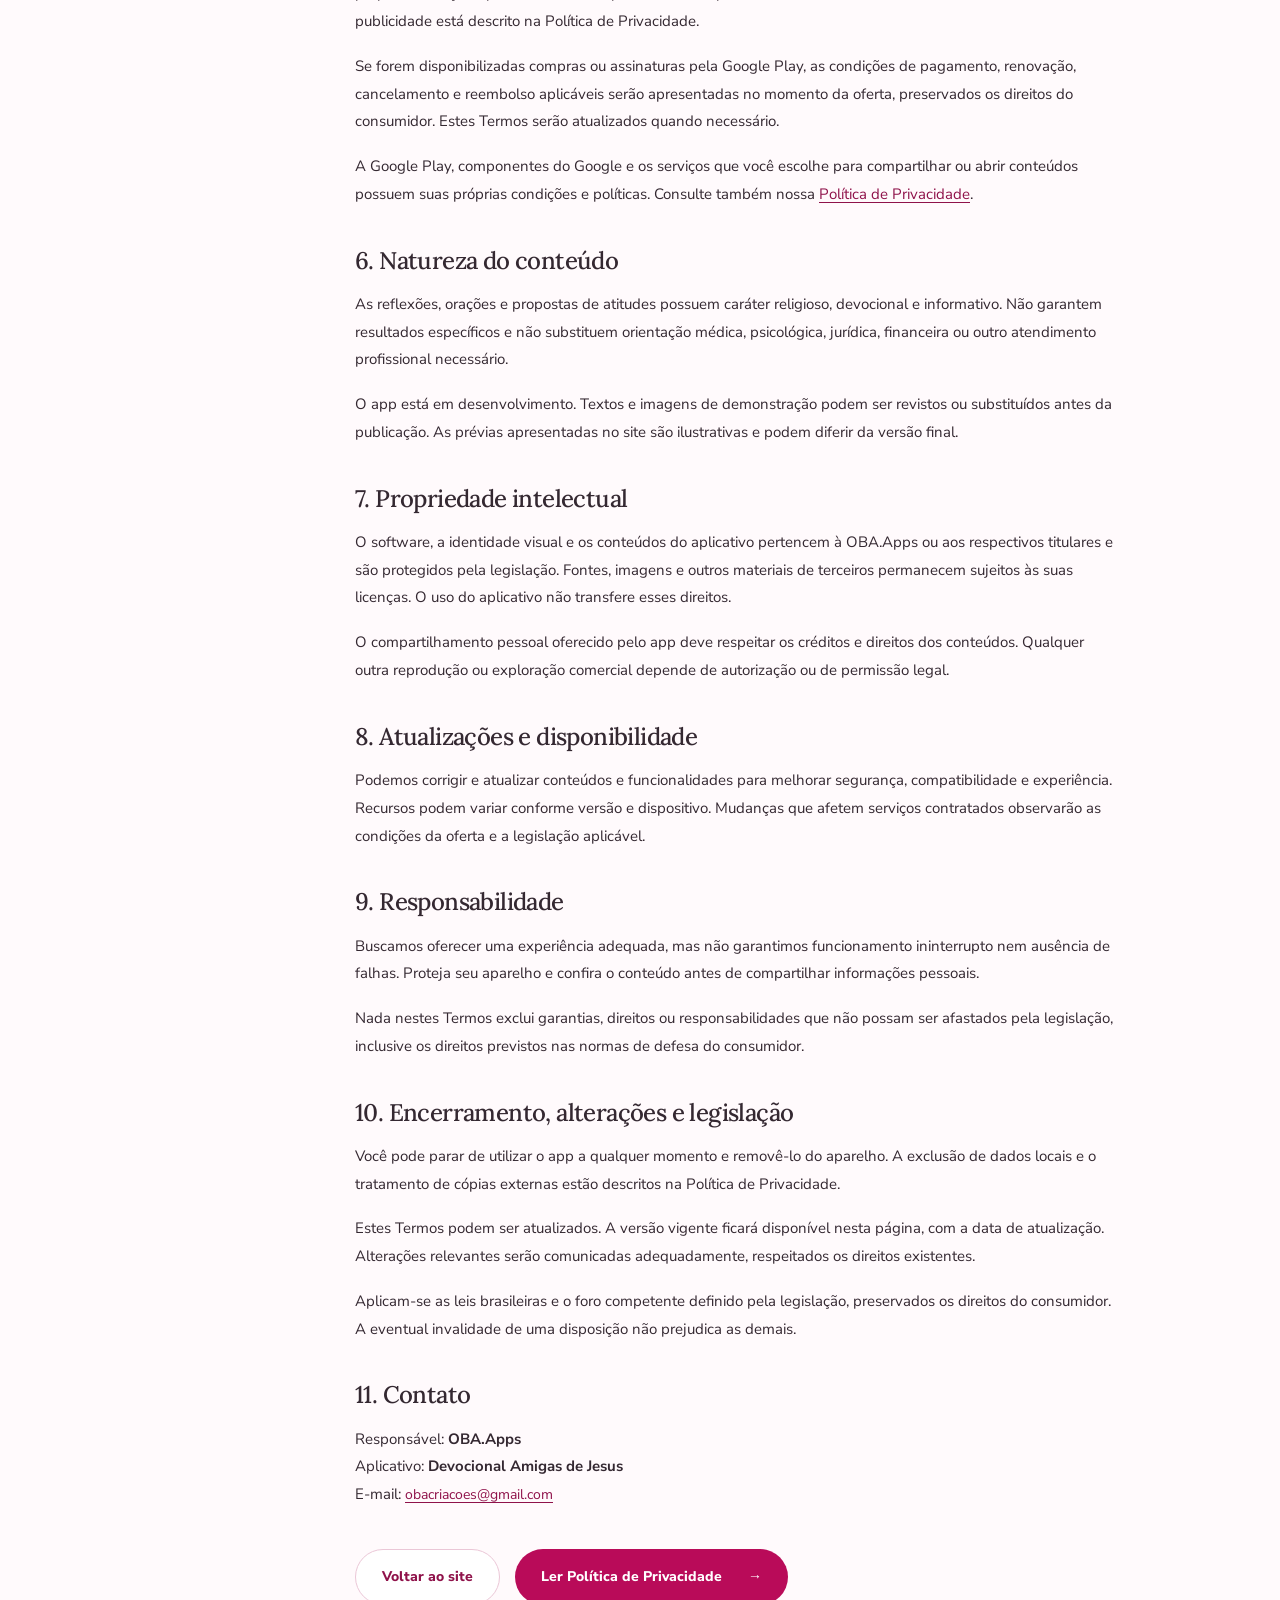
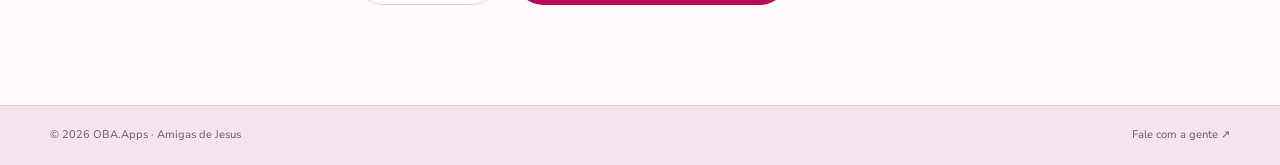
<file: terms.html>
<!doctype html>
<html lang="pt-BR">
<head>
  <meta charset="utf-8">
  <meta name="viewport" content="width=device-width, initial-scale=1">
  <title>Termos de Uso | Amigas de Jesus</title>
  <meta name="description" content="Termos de Uso do Devocional Amigas de Jesus, da OBA.Apps. Conheça as condições de uso do aplicativo e de seus recursos.">
  <meta name="theme-color" content="#fff3f8">
  <link rel="icon" type="image/png" href="images/app-icon.png">
  <link rel="stylesheet" href="styles.css">
  <script src="script.js" defer></script>
</head>
<body>
  <a class="skip-link" href="#documento">Ir para os termos</a>
  <header class="site-header legal-header"><div class="container nav-wrap"><a class="brand" href="index.html"><img src="images/app-icon.png" alt="" width="44" height="44"><span>Amigas de Jesus<small>FÉ NA VIDA REAL</small></span></a><nav class="legal-nav" aria-label="Navegação"><a href="index.html">Início</a><a href="privacy-policy.html">Privacidade</a></nav></div></header>
  <main class="container legal-layout">
    <aside class="legal-toc" aria-label="Nesta página"><p>NESTA PÁGINA</p><nav><a href="#aceite">Aceite e finalidade</a><a href="#licenca">Licença e uso</a><a href="#registros">Seus registros</a><a href="#premium">Premium e terceiros</a><a href="#responsabilidade">Responsabilidade</a><a href="#contato">Contato</a></nav></aside>
    <article id="documento" class="legal-document">
      <span class="eyebrow">INFORMAÇÕES DO APLICATIVO</span>
      <h1>Termos de Uso</h1>
      <p class="updated">Devocional Amigas de Jesus · Última atualização: <time datetime="2026-11-13">13 de novembro de 2026</time></p>

      <h2 id="aceite">1. Aceite e finalidade</h2>
      <p>Estes Termos regem o uso do <strong>Devocional Amigas de Jesus</strong>, oferecido pela <strong>OBA.Apps</strong>. Ao utilizar o aplicativo, você concorda com estes Termos. A <a href="privacy-policy.html">Política de Privacidade</a> explica como as informações são tratadas. Se não concordar com as condições de uso, interrompa a utilização.</p>
      <p>O app oferece conteúdos cristãos de reflexão e ferramentas para sua rotina, como caderno de oração, propósitos, tarefas, favoritos, artes de versículos e lembretes. A versão atual não exige conta ou cadastro.</p>

      <h2 id="licenca">2. Licença e uso permitido</h2>
      <p>Concedemos uma licença limitada, não exclusiva e intransferível para utilizar o aplicativo em dispositivos compatíveis, para fins pessoais e não comerciais, respeitando estes Termos e a legislação.</p>
      <p>Você se compromete a não usar o app para atividades ilícitas, violar direitos de outras pessoas, distribuir código malicioso, comprometer seu funcionamento ou explorar comercialmente o conteúdo sem autorização. Essas condições não afastam permissões e direitos previstos em lei.</p>

      <h2 id="registros">3. Seus registros e conteúdos</h2>
      <p>Você decide quais informações registrar nos pedidos, tarefas e demais recursos. Respeite a privacidade de terceiros e evite inserir dados que não sejam necessários. Seus registros pessoais permanecem sob sua responsabilidade e não são publicados em uma comunidade ou enviados a um servidor próprio da OBA.Apps.</p>
      <p>O aplicativo não concede à OBA.Apps propriedade sobre suas anotações pessoais. Quando você decide compartilhar uma mensagem ou arte, é responsável pela escolha do conteúdo e do destinatário, respeitando os direitos envolvidos.</p>

      <h2>4. Dados locais e lembretes</h2>
      <p>Registros, favoritos e progresso são guardados no aparelho. A limpeza de dados, desinstalação, falha ou troca do dispositivo pode provocar perda de informações. Não oferecemos um serviço próprio de backup ou sincronização; recursos de backup do Android dependem do sistema e das configurações da sua conta.</p>
      <p>Os lembretes são opcionais. Seu recebimento depende de permissão, configurações, bateria e restrições do Android; o horário e a entrega não são garantidos. Você pode desativá-los a qualquer momento.</p>

      <h2 id="premium">5. Premium, anúncios e serviços de terceiros</h2>
      <p>A assinatura Premium está prevista para uma versão futura. No momento, não há compra ou assinatura disponível. Planos, preços, duração, benefícios e condições serão informados antes de qualquer contratação. A indicação de um recurso futuro não constitui oferta de um plano já disponível.</p>
      <p>O aplicativo pode exibir anúncios fornecidos pelo Google AdMob. Sua disponibilidade e personalização dependem da região, das escolhas de privacidade e dos critérios do Google. A OBA.Apps não endossa necessariamente produtos ou serviços anunciados; ofertas, páginas e transações dos anunciantes seguem suas próprias condições, preservadas as responsabilidades previstas em lei. O tratamento de dados relacionado à publicidade está descrito na Política de Privacidade.</p>
      <p>Se forem disponibilizadas compras ou assinaturas pela Google Play, as condições de pagamento, renovação, cancelamento e reembolso aplicáveis serão apresentadas no momento da oferta, preservados os direitos do consumidor. Estes Termos serão atualizados quando necessário.</p>
      <p>A Google Play, componentes do Google e os serviços que você escolhe para compartilhar ou abrir conteúdos possuem suas próprias condições e políticas. Consulte também nossa <a href="privacy-policy.html">Política de Privacidade</a>.</p>

      <h2>6. Natureza do conteúdo</h2>
      <p>As reflexões, orações e propostas de atitudes possuem caráter religioso, devocional e informativo. Não garantem resultados específicos e não substituem orientação médica, psicológica, jurídica, financeira ou outro atendimento profissional necessário.</p>
      <p>O app está em desenvolvimento. Textos e imagens de demonstração podem ser revistos ou substituídos antes da publicação. As prévias apresentadas no site são ilustrativas e podem diferir da versão final.</p>

      <h2>7. Propriedade intelectual</h2>
      <p>O software, a identidade visual e os conteúdos do aplicativo pertencem à OBA.Apps ou aos respectivos titulares e são protegidos pela legislação. Fontes, imagens e outros materiais de terceiros permanecem sujeitos às suas licenças. O uso do aplicativo não transfere esses direitos.</p>
      <p>O compartilhamento pessoal oferecido pelo app deve respeitar os créditos e direitos dos conteúdos. Qualquer outra reprodução ou exploração comercial depende de autorização ou de permissão legal.</p>

      <h2>8. Atualizações e disponibilidade</h2>
      <p>Podemos corrigir e atualizar conteúdos e funcionalidades para melhorar segurança, compatibilidade e experiência. Recursos podem variar conforme versão e dispositivo. Mudanças que afetem serviços contratados observarão as condições da oferta e a legislação aplicável.</p>

      <h2 id="responsabilidade">9. Responsabilidade</h2>
      <p>Buscamos oferecer uma experiência adequada, mas não garantimos funcionamento ininterrupto nem ausência de falhas. Proteja seu aparelho e confira o conteúdo antes de compartilhar informações pessoais.</p>
      <p>Nada nestes Termos exclui garantias, direitos ou responsabilidades que não possam ser afastados pela legislação, inclusive os direitos previstos nas normas de defesa do consumidor.</p>

      <h2>10. Encerramento, alterações e legislação</h2>
      <p>Você pode parar de utilizar o app a qualquer momento e removê-lo do aparelho. A exclusão de dados locais e o tratamento de cópias externas estão descritos na Política de Privacidade.</p>
      <p>Estes Termos podem ser atualizados. A versão vigente ficará disponível nesta página, com a data de atualização. Alterações relevantes serão comunicadas adequadamente, respeitados os direitos existentes.</p>
      <p>Aplicam-se as leis brasileiras e o foro competente definido pela legislação, preservados os direitos do consumidor. A eventual invalidade de uma disposição não prejudica as demais.</p>

      <h2 id="contato">11. Contato</h2>
      <p>Responsável: <strong>OBA.Apps</strong><br>Aplicativo: <strong>Devocional Amigas de Jesus</strong><br>E-mail: <a class="email-link" href="mailto:obacriacoes@gmail.com">obacriacoes@gmail.com</a></p>
      <div class="legal-actions"><a class="button secondary" href="index.html">Voltar ao site</a><a class="button primary" href="privacy-policy.html">Ler Política de Privacidade <span aria-hidden="true">→</span></a></div>
    </article>
  </main>
  <footer class="site-footer legal-footer"><div class="container footer-bottom"><small>© <span data-year>2026</span> OBA.Apps · Amigas de Jesus</small><a href="mailto:obacriacoes@gmail.com">Fale com a gente ↗</a></div></footer>
</body>
</html>
</file>
<file: styles.css>
﻿@font-face{font-family:Lora;src:url('fonts/Lora.ttf') format('truetype');font-weight:400 700;font-style:normal;font-display:swap}
@font-face{font-family:Nunito;src:url('fonts/NunitoSans.ttf') format('truetype');font-weight:200 900;font-style:normal;font-display:swap}
:root{--pink:#b90b59;--deep:#8f124a;--ink:#342831;--muted:#6c5a64;--paper:#fffafc;--blush:#fff0f6;--line:#ebc7d7;--serif:Lora,Georgia,serif;--sans:Nunito,Arial,sans-serif}
*{box-sizing:border-box}html{scroll-behavior:smooth;scroll-padding-top:100px}body{margin:0;background:var(--paper);color:var(--ink);font:17px/1.7 var(--sans)}img{display:block;max-width:100%;height:auto}a{color:inherit;text-decoration:none}button{font:inherit}button,a,summary{-webkit-tap-highlight-color:transparent}a:focus-visible,button:focus-visible,summary:focus-visible{outline:3px solid var(--deep);outline-offset:5px}p{margin:0 0 1.2em}h1,h2,h3{font-family:var(--serif);font-weight:500;line-height:1.18;letter-spacing:-.045em;margin:0}h1{font-size:clamp(44px,5.3vw,74px)}h2{font-size:clamp(34px,3.7vw,50px)}h3{font-size:25px}h1 em,h2 em{font-weight:400;color:var(--pink)}.container{width:min(1180px,calc(100% - 80px));margin-inline:auto}.section{padding-block:100px}.eyebrow{display:block;font-size:11px;font-weight:850;letter-spacing:.18em;color:var(--pink);line-height:1.6;margin-bottom:22px}.caption{font-size:12px;color:var(--muted);line-height:1.65}.centered{text-align:center}.skip-link{position:fixed;top:8px;left:8px;padding:12px 18px;background:white;color:var(--deep);z-index:20;transform:translateY(-160%)}.skip-link:focus{transform:none}.site-header{border-bottom:1px solid #edd9e3;background:var(--paper)}.nav-wrap{min-height:100px;display:flex;align-items:center;justify-content:space-between;gap:30px}.brand{display:flex;align-items:center;gap:12px;font:20px/1.2 var(--serif);letter-spacing:-.03em;white-space:nowrap}.brand img{border-radius:12px}.brand small{display:block;font:800 9px/1.5 var(--sans);letter-spacing:.2em;color:var(--pink);margin-top:7px}.main-nav{display:flex;gap:28px;align-items:center;font-size:13px;font-weight:750}.main-nav a:hover,.text-link:hover,.site-footer a:hover{color:var(--pink)}.nav-contact{border:1px solid var(--line);border-radius:40px;padding:11px 18px}.menu-toggle{display:none;border:1px solid var(--line);background:white;border-radius:24px;padding:8px 15px;color:var(--deep);cursor:pointer}.menu-toggle[hidden]{display:none}.hero{display:grid;grid-template-columns:1.12fr 1fr;gap:70px;padding-block:72px 85px;align-items:center;min-height:740px}.hero-copy{max-width:590px}.hero .eyebrow{font-size:10px;letter-spacing:.13em}.tiny-star{display:inline-block;font-size:20px;vertical-align:middle;margin-right:8px}.hero h1{margin-bottom:28px}.hero-copy>p{max-width:475px;color:var(--muted);font-size:16px;line-height:1.8}.hero-copy p.hero-description{font-size:19px;color:var(--ink)}.hero-actions{display:flex;align-items:flex-start;flex-direction:column;gap:16px;margin-top:32px}.button{display:inline-flex;justify-content:center;align-items:center;gap:26px;min-height:52px;padding:14px 26px;border-radius:32px;font-size:14px;font-weight:800;transition:background .18s,transform .18s}.button:hover{transform:translateY(-2px)}.button.primary{background:var(--pink);color:white}.button.primary:hover{background:var(--deep)}.button.secondary{border:1px solid var(--line);background:white;color:var(--deep)}.release-note{display:flex;align-items:center;gap:7px;font-size:11px;color:var(--muted)}.status-dot{height:6px;width:6px;border-radius:50%;background:var(--pink)}.hero-visual{position:relative;padding:14px 18px 60px 0}.photo-arch{height:515px;position:relative;border-radius:240px 240px 34px 34px;overflow:hidden;background:#edc9ce}.photo-arch img{height:100%;width:100%;object-fit:cover;object-position:60% center}.hero-visual:before{content:'';position:absolute;inset:-2px 0 72px 17px;border:1px solid #dca8bf;border-radius:240px 240px 34px 34px;transform:rotate(5deg)}.hero-spark{position:absolute;right:-12px;top:14px;font-size:63px;line-height:1;color:var(--pink)}.floating-note{position:absolute;left:-38px;bottom:81px;display:flex;align-items:center;gap:14px;padding:19px 23px;background:#fffaf9;border:1px solid var(--line);box-shadow:0 12px 40px #7e1a3d12;border-radius:14px;font-size:13px;line-height:1.65;transform:rotate(-4deg)}.floating-note img{filter:brightness(.5) sepia(1) saturate(4) hue-rotate(280deg)}.photo-caption{position:absolute;bottom:-5px;right:26px;display:flex;align-items:center;gap:12px;font-family:var(--serif);font-size:16px;line-height:1.5;color:var(--deep)}.photo-caption>span{font-size:44px}.mantra{background:var(--blush);border-block:1px solid var(--line);padding:24px 0;font:18px/1.5 var(--serif);color:var(--deep)}.mantra .container{display:flex;align-items:center;justify-content:center;gap:40px}.mantra span:nth-child(even){font-size:18px;color:var(--pink)}.intro{display:grid;grid-template-columns:1fr 1fr;gap:100px;align-items:start}.intro-text{padding-top:30px;color:var(--muted);font-size:16px}.text-link{display:inline-block;color:var(--deep);font-weight:800;font-size:13px;border-bottom:1px solid var(--line);padding-bottom:4px}.features-section{background:white;border-block:1px solid #f1e1e8}.section-heading{margin-bottom:55px}.section-heading>p{max-width:540px;margin:23px auto 0;color:var(--muted);font-size:16px}.feature-grid{display:grid;grid-template-columns:repeat(3,1fr);gap:52px}.feature{position:relative;border-top:1px solid var(--line);padding-top:24px}.feature-number{font-size:10px;letter-spacing:.13em;font-weight:800;color:var(--muted)}.feature>img{margin-block:30px 22px}.feature h3{margin-bottom:18px;font-size:26px;max-width:270px}.feature p{font-size:15px;color:var(--muted);margin:0}.purpose-section{display:grid;grid-template-columns:1fr 1fr;gap:110px;align-items:center}.screen-stage{position:relative;min-height:650px;background:var(--blush);border-radius:180px 180px 30px 30px;display:grid;place-items:center;padding-block:45px}.phone{margin:0;border:7px solid #382b31;border-radius:38px;background:#382b31;width:270px;overflow:hidden;box-shadow:16px 24px 55px #5b183c20;transform:rotate(-4deg);position:relative}.phone img{width:100%;height:auto}.stage-word{position:absolute;top:25px;left:22px;font:italic 55px var(--serif);color:#dfb1c5;transform:rotate(-8deg)}.stage-note{position:absolute;bottom:38px;right:-22px;border:1px solid var(--line);background:white;border-radius:10px;display:flex;align-items:center;gap:10px;padding:17px 20px;font-size:13px;box-shadow:0 12px 35px #82214a0c}.purpose-copy>p{color:var(--muted);font-size:16px;margin-top:25px}.steps{list-style:none;padding:0;margin:30px 0}.steps li{display:flex;gap:18px;margin-bottom:25px}.steps li>span{flex:none;display:grid;place-items:center;width:34px;height:34px;background:var(--blush);border-radius:50%;color:var(--pink);font-size:11px;font-weight:800}.steps h3{font-family:var(--sans);font-size:15px;font-weight:800;letter-spacing:0;line-height:1.5}.steps p{font-size:14px;color:var(--muted);margin:7px 0 0}.gallery-section{background:#f9edf2;border-block:1px solid var(--line)}.gallery{display:grid;grid-template-columns:repeat(3,1fr);gap:46px;max-width:980px;margin-inline:auto}.gallery figure{margin:0}.gallery figure>a{position:relative;display:block}.gallery-screen{display:block;max-height:510px;overflow:hidden;border:5px solid #fff;border-radius:26px;box-shadow:0 16px 35px #68213e0d;background:var(--blush)}.gallery-screen img{width:100%;height:auto}.enlarge{position:absolute;bottom:14px;right:14px;padding:4px 12px;background:white;border-radius:20px;font-size:11px;color:var(--deep);box-shadow:0 0 0 1px var(--line)}.gallery figcaption{padding:25px 4px}.gallery .eyebrow{font-size:9px;letter-spacing:.12em;margin-bottom:10px}.gallery h3{font-size:23px;line-height:1.3}.gallery-section .caption{margin:25px 0 0}.your-way{display:grid;grid-template-columns:1fr 1fr;gap:90px;align-items:center}.your-way h2{margin-bottom:25px}.your-way p{color:var(--muted);font-size:16px;max-width:450px}.quiet-list{list-style:none;padding:0;margin:28px 0;font-size:14px}.quiet-list li{display:flex;gap:12px;align-items:center;margin:14px 0}.palette-labels{display:flex;gap:22px;flex-wrap:wrap;margin-top:28px;font-size:11px;color:var(--muted)}.palette-labels>span{display:flex;gap:7px;align-items:center}.swatch{width:16px;height:16px;border:3px solid white;box-shadow:0 0 0 1px var(--line);border-radius:50%}.swatch.pink{background:#d10b65}.swatch.coral{background:#cc496d}.swatch.lilac{background:#be327c}.friend-photo{border-radius:160px 160px 24px 24px;overflow:hidden;background:var(--blush)}.friend-photo>img{width:100%;height:330px;object-fit:cover}.friend-photo>div{text-align:center;padding:25px}.friend-photo>div>span{font:35px var(--serif);color:var(--pink)}.friend-photo p{font:25px/1.5 var(--serif);color:var(--ink);margin:8px auto}.friend-photo em{font-size:20px;color:var(--deep)}.faq-section{background:white;border-block:1px solid #f1e1e8}.faq-layout{display:grid;grid-template-columns:.8fr 1.2fr;gap:100px}.faq-layout h2{margin-bottom:25px}.faq-layout>div>p{font-size:15px;color:var(--muted);max-width:300px}.faq-list details{border-bottom:1px solid var(--line)}.faq-list details:first-child{border-top:1px solid var(--line)}.faq-list summary{cursor:pointer;position:relative;padding:23px 35px 23px 0;list-style:none;font-size:15px;font-weight:800;line-height:1.6}.faq-list summary::-webkit-details-marker{display:none}.faq-list summary:after{content:'+';position:absolute;right:5px;top:19px;font:25px var(--sans);color:var(--pink)}.faq-list details[open] summary:after{content:'−'}.faq-list details p{font-size:14px;color:var(--muted);padding-right:20px;margin-bottom:24px}.faq-list p a,.legal-document a:not(.button){color:var(--deep);text-decoration:underline;text-underline-offset:3px}.contact-panel{padding:55px 65px;background:var(--blush);border:1px solid var(--line);border-radius:28px;display:grid;grid-template-columns:1.2fr 1fr;gap:60px;align-items:center}.contact-panel h2{font-size:40px}.contact-panel p{font-size:14px;max-width:390px;margin:22px 0 0;color:var(--muted)}.contact-action{display:flex;flex-direction:column;align-items:center;gap:18px}.email-link{font-size:14px;text-decoration:underline;text-underline-offset:4px;color:var(--deep)}.site-footer{background:#f4e5ed;border-top:1px solid var(--line)}.footer-top{padding-block:50px;display:grid;grid-template-columns:1.3fr 1fr 1fr;gap:35px;align-items:start}.footer-top>p{font:18px/1.6 var(--serif);color:var(--muted);margin:0}.footer-top>nav{display:flex;flex-direction:column;gap:8px;align-items:flex-end;font-size:12px;font-weight:700}.footer-bottom{display:flex;justify-content:space-between;gap:20px;padding-block:20px;border-top:1px solid #dfc9d3;color:var(--muted);font-size:11px}.footer-bottom small{font-size:11px}.legal-header .nav-wrap{min-height:90px}.legal-nav{display:flex;gap:25px;font-size:13px;font-weight:750}.legal-layout{display:grid;grid-template-columns:230px minmax(0,760px);gap:75px;align-items:start;padding-block:70px 100px}.legal-toc{position:sticky;top:35px}.legal-toc p{font-size:10px;font-weight:900;letter-spacing:.16em;color:var(--pink)}.legal-toc nav{display:flex;flex-direction:column;gap:13px;font-size:13px;line-height:1.5}.legal-toc a:hover{color:var(--pink)}.legal-document{font-size:15px;line-height:1.85}.legal-document h1{font-size:clamp(35px,5vw,54px);margin-bottom:22px;overflow-wrap:anywhere}.legal-document .updated{font-size:12px;color:var(--muted);padding-bottom:25px;border-bottom:1px solid var(--line);margin-bottom:28px}.legal-document h2{font-size:24px;letter-spacing:-.025em;margin:38px 0 16px;scroll-margin-top:30px}.legal-document li{margin-bottom:8px}.legal-document ul{padding-left:23px}.legal-document p{margin-bottom:17px}.legal-note{border-left:3px solid var(--pink);background:var(--blush);padding:18px 22px;border-radius:0 10px 10px 0}.legal-note p:last-child{margin-bottom:0}.legal-actions{display:flex;gap:15px;flex-wrap:wrap;margin-top:40px}.legal-footer .footer-bottom{border:0}.legal-document .email-link{overflow-wrap:anywhere}
@media(min-width:1500px){.hero{gap:100px;min-height:800px}.photo-arch{height:560px}}
@media(max-width:1050px){.container{width:calc(100% - 56px)}.main-nav{gap:18px;font-size:12px}.hero{gap:38px}.hero h1{font-size:56px}.photo-arch{height:470px}.hero-visual{padding-right:10px}.hero-spark{right:-5px}.floating-note{left:-22px;padding:15px}.mantra .container{gap:22px;font-size:16px}.intro,.purpose-section,.your-way{gap:55px}.feature-grid{gap:30px}.gallery{gap:28px}.faq-layout{gap:60px}.contact-panel{padding:45px;gap:35px}.legal-layout{gap:40px;grid-template-columns:190px minmax(0,1fr)}}
@media(max-width:760px){html{scroll-padding-top:25px}.container{width:calc(100% - 40px)}.section{padding-block:65px}.nav-wrap{min-height:85px;gap:15px;flex-wrap:wrap;padding-block:15px}.brand{font-size:18px}.brand img{width:43px;height:43px}.brand small{font-size:8px}.main-nav{width:100%;flex-wrap:wrap;justify-content:center;gap:13px 22px;padding-block:8px}.js-enabled .menu-toggle{display:inline-block}.js-enabled .main-nav{display:none}.js-enabled .main-nav.is-open{display:flex}.nav-contact{border:0;padding:0}.hero{grid-template-columns:1fr;gap:45px;padding-block:45px 55px;min-height:auto}.hero-copy{max-width:550px}.hero .eyebrow{font-size:9px;letter-spacing:.1em}.hero h1{font-size:clamp(44px,9vw,65px);margin-bottom:24px}.hero-copy>p{font-size:15px}.hero-copy p.hero-description{font-size:18px}.hero-actions{gap:14px;margin-top:25px}.hero-visual{width:min(420px,90%);margin:0 auto;padding-bottom:55px}.photo-arch{height:420px}.hero-spark{font-size:55px;top:0}.floating-note{left:-16px;bottom:78px;font-size:12px;transform:rotate(-3deg)}.photo-caption{font-size:14px;right:8px;bottom:-3px}.mantra{padding:20px 0}.mantra .container{flex-wrap:wrap;gap:8px 15px;font-size:14px}.mantra span:nth-child(4){display:none}.mantra span:last-child{width:100%;text-align:center}.intro,.purpose-section,.your-way,.faq-layout{grid-template-columns:1fr;gap:30px}.intro-text{padding-top:0;font-size:15px}.feature-grid{grid-template-columns:1fr;gap:30px}.feature{display:grid;grid-template-columns:45px 1fr;gap:0 15px;padding-top:22px}.feature-number{grid-column:1/-1;margin-bottom:20px}.feature>img{grid-column:1;margin:0;width:30px}.feature h3{grid-column:2;font-size:25px;max-width:340px;margin-bottom:15px}.feature p{grid-column:2}.section-heading{margin-bottom:35px}.purpose-section{gap:45px}.screen-stage{max-width:440px;width:100%;margin:0 auto;min-height:620px;order:2}.stage-note{right:-5px;font-size:12px;bottom:28px}.purpose-copy{order:1}.purpose-copy .caption{margin-bottom:0}.gallery{gap:18px;grid-template-columns:repeat(3,minmax(235px,1fr));overflow-x:auto;scroll-snap-type:x mandatory;padding:4px 5px 18px;overscroll-behavior-x:contain}.gallery figure{scroll-snap-align:start}.gallery-screen{max-height:470px}.gallery figcaption{padding:23px 2px 5px}.gallery h3{font-size:22px}.gallery-section .caption{text-align:left}.your-way{gap:40px}.friend-photo{max-width:480px;width:100%;margin-inline:auto}.friend-photo>img{height:280px}.faq-layout{gap:30px}.faq-layout>div>p{max-width:100%}.contact-panel{grid-template-columns:1fr;padding:32px 25px;gap:30px}.contact-panel h2{font-size:34px}.contact-action{align-items:flex-start}.footer-top{grid-template-columns:1fr 1fr;gap:30px}.footer-top .brand{grid-column:1/-1}.footer-top>p{font-size:16px}.footer-top>nav{font-size:11px}.footer-bottom{font-size:10px;flex-wrap:wrap;gap:10px}.footer-bottom small{font-size:10px}.legal-header .nav-wrap{justify-content:center}.legal-header .brand{margin-right:auto}.legal-nav{gap:15px;font-size:12px}.legal-layout{display:block;padding-block:45px 60px}.legal-toc{position:static;padding-bottom:25px;border-bottom:1px solid var(--line);margin-bottom:35px}.legal-toc nav{flex-direction:row;flex-wrap:wrap;gap:10px 20px;font-size:12px}.legal-document{font-size:15px}.legal-document h1{font-size:38px}.legal-document h2{font-size:24px}.legal-actions .button{width:100%;font-size:13px}.legal-note{padding:15px 18px}}
@media(prefers-reduced-motion:reduce){html{scroll-behavior:auto}*{transition:none!important}}
@media print{.site-header,.legal-toc,.site-footer,.legal-actions,.skip-link{display:none!important}body{background:white;color:black}.legal-layout{display:block;padding:0;width:100%}.legal-document{font-size:11pt}.legal-document h1{font-size:26pt}.legal-document h2{font-size:16pt;break-after:avoid}.legal-document a{color:black}.legal-note{border-color:black;background:white}}
</file>
